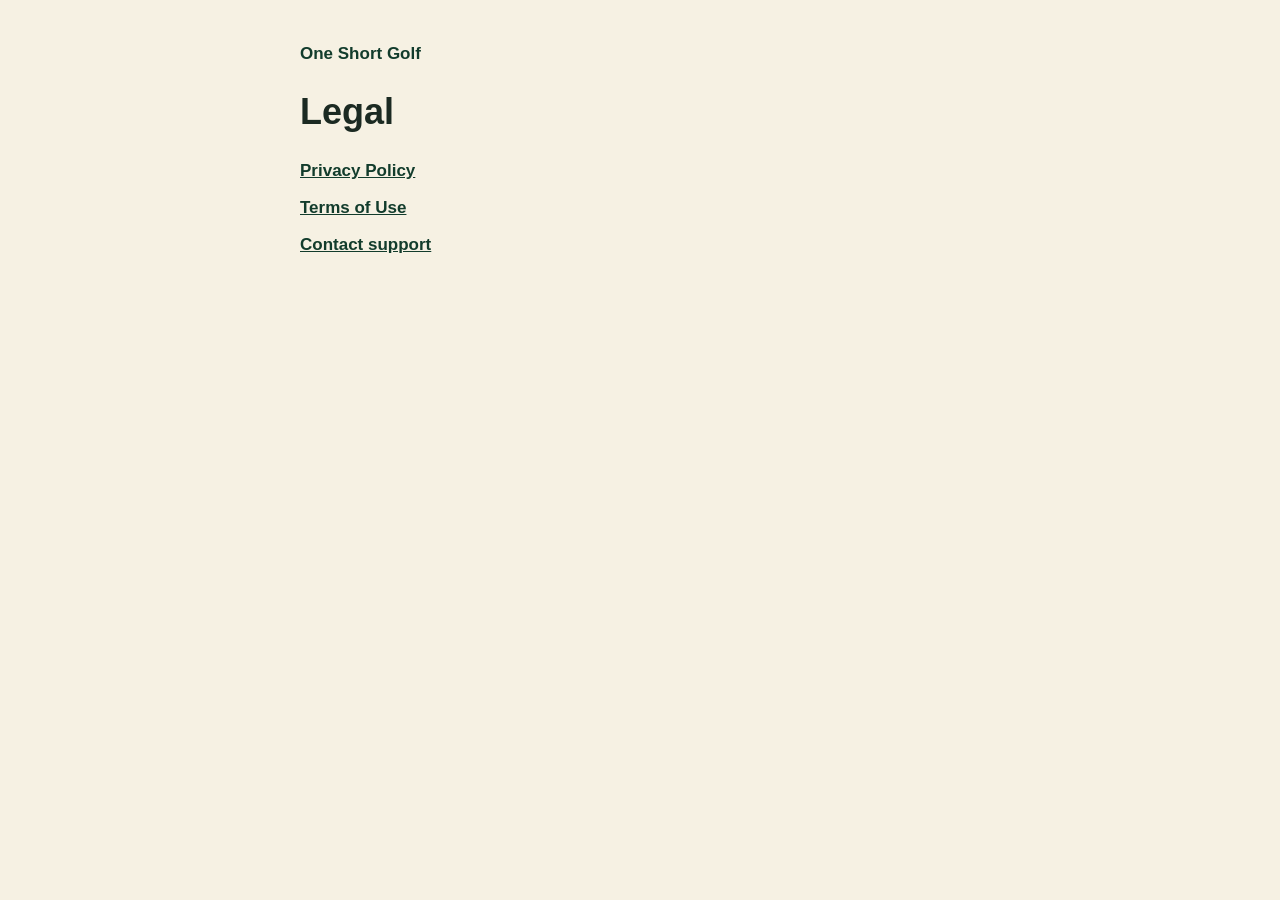
<file: index.html>
<!doctype html>
<html lang="en">
<head>
<meta charset="utf-8">
<meta name="viewport" content="width=device-width, initial-scale=1">
<title>One Short Golf Legal</title>
<link rel="stylesheet" href="styles.css">
</head>
<body>
<main>
<p class="brand">One Short Golf</p>
<h1>Legal</h1>
<div class="links">
<a href="privacy.html">Privacy Policy</a>
<a href="terms.html">Terms of Use</a>
<a href="mailto:oneshortgolf.contact@gmail.com">Contact support</a>
</div>
</main>
</body>
</html>
</file>
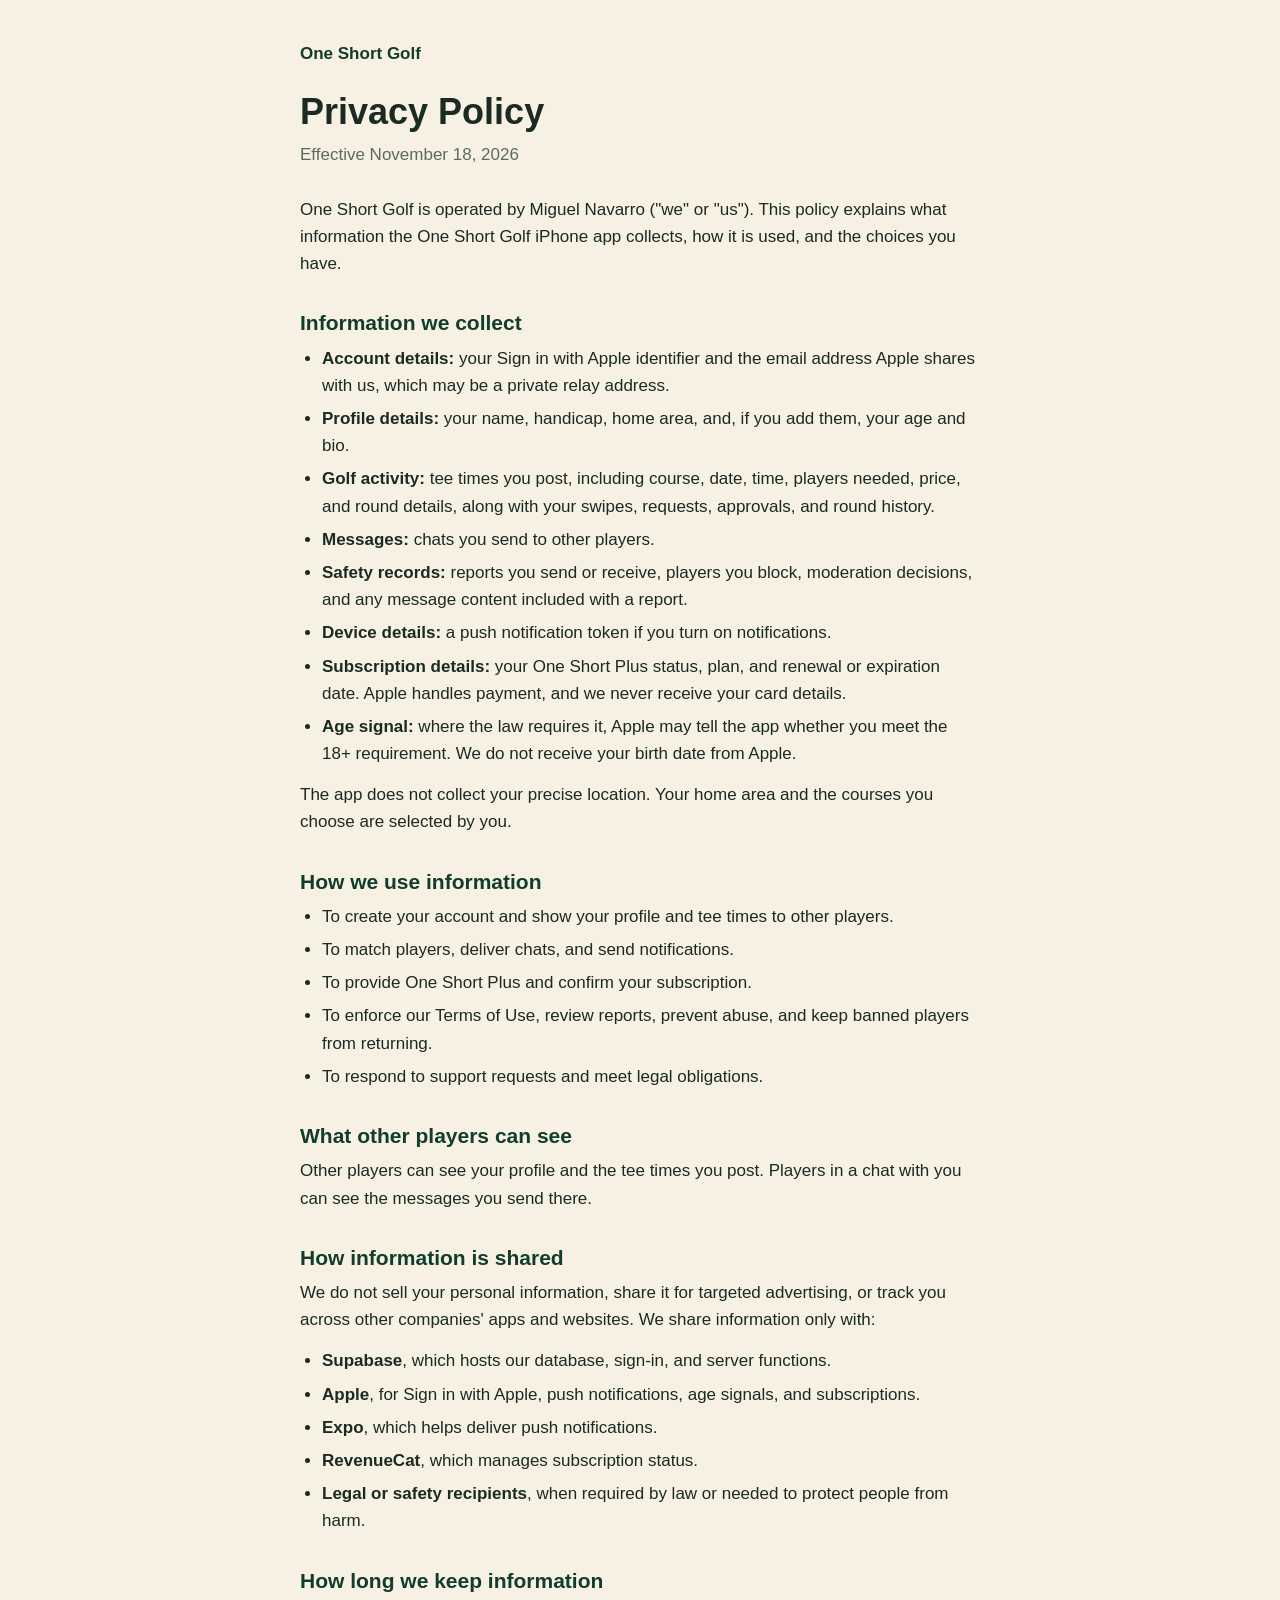
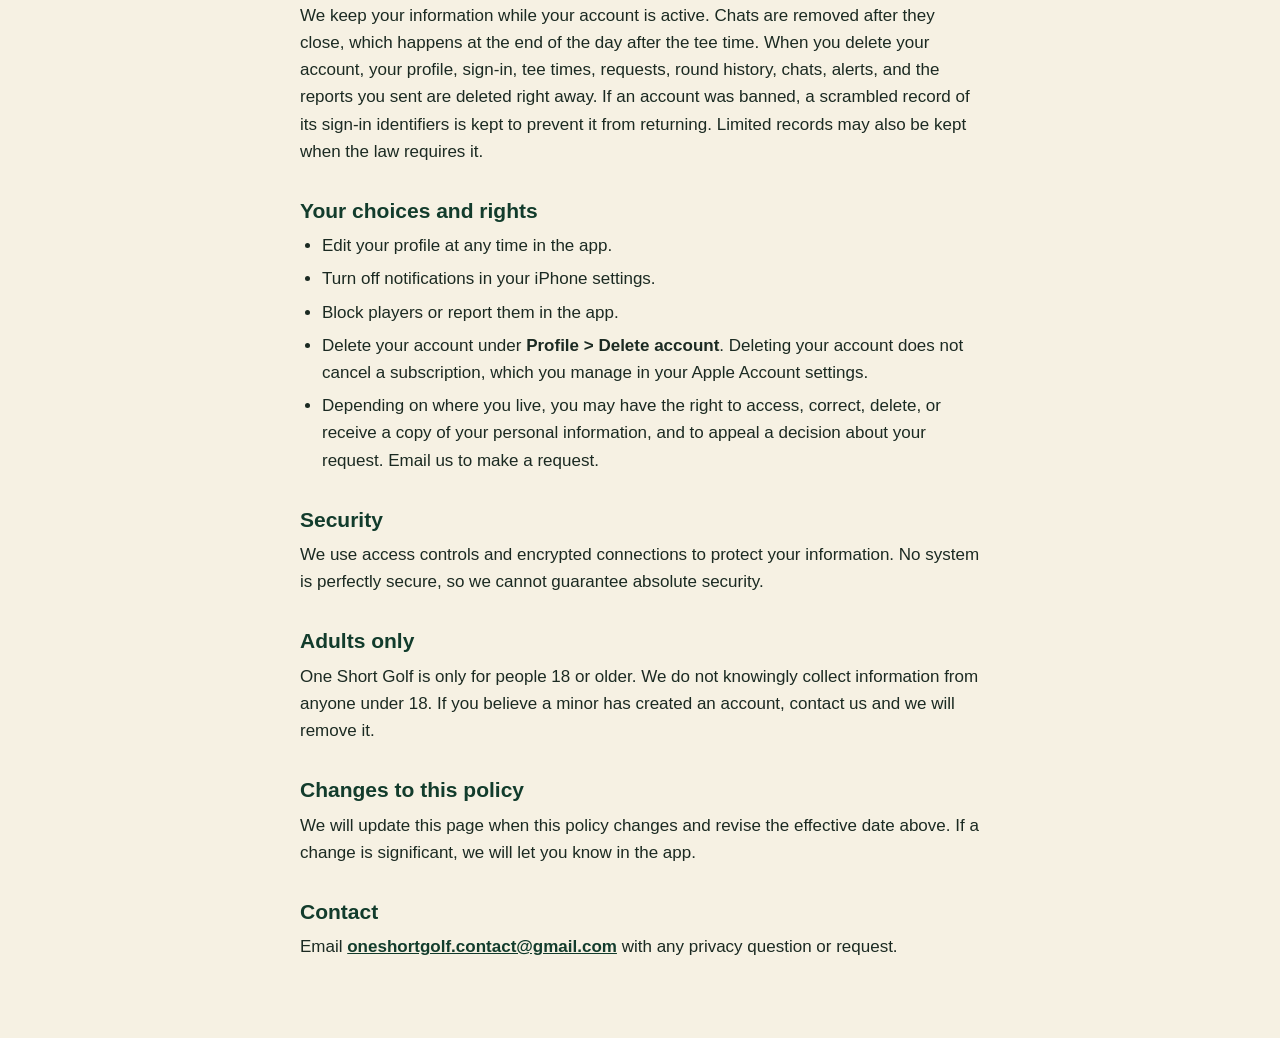
<file: privacy.html>
<!doctype html>
<html lang="en">
<head>
<meta charset="utf-8">
<meta name="viewport" content="width=device-width, initial-scale=1">
<title>Privacy Policy | One Short Golf</title>
<link rel="stylesheet" href="styles.css">
</head>
<body>
<main>
<p class="brand">One Short Golf</p>
<h1>Privacy Policy</h1>
<p class="date">Effective November 18, 2026</p>

<p>One Short Golf is operated by Miguel Navarro ("we" or "us"). This policy explains what information the One Short Golf iPhone app collects, how it is used, and the choices you have.</p>

<h2>Information we collect</h2>
<ul>
<li><strong>Account details:</strong> your Sign in with Apple identifier and the email address Apple shares with us, which may be a private relay address.</li>
<li><strong>Profile details:</strong> your name, handicap, home area, and, if you add them, your age and bio.</li>
<li><strong>Golf activity:</strong> tee times you post, including course, date, time, players needed, price, and round details, along with your swipes, requests, approvals, and round history.</li>
<li><strong>Messages:</strong> chats you send to other players.</li>
<li><strong>Safety records:</strong> reports you send or receive, players you block, moderation decisions, and any message content included with a report.</li>
<li><strong>Device details:</strong> a push notification token if you turn on notifications.</li>
<li><strong>Subscription details:</strong> your One Short Plus status, plan, and renewal or expiration date. Apple handles payment, and we never receive your card details.</li>
<li><strong>Age signal:</strong> where the law requires it, Apple may tell the app whether you meet the 18+ requirement. We do not receive your birth date from Apple.</li>
</ul>
<p>The app does not collect your precise location. Your home area and the courses you choose are selected by you.</p>

<h2>How we use information</h2>
<ul>
<li>To create your account and show your profile and tee times to other players.</li>
<li>To match players, deliver chats, and send notifications.</li>
<li>To provide One Short Plus and confirm your subscription.</li>
<li>To enforce our Terms of Use, review reports, prevent abuse, and keep banned players from returning.</li>
<li>To respond to support requests and meet legal obligations.</li>
</ul>

<h2>What other players can see</h2>
<p>Other players can see your profile and the tee times you post. Players in a chat with you can see the messages you send there.</p>

<h2>How information is shared</h2>
<p>We do not sell your personal information, share it for targeted advertising, or track you across other companies' apps and websites. We share information only with:</p>
<ul>
<li><strong>Supabase</strong>, which hosts our database, sign-in, and server functions.</li>
<li><strong>Apple</strong>, for Sign in with Apple, push notifications, age signals, and subscriptions.</li>
<li><strong>Expo</strong>, which helps deliver push notifications.</li>
<li><strong>RevenueCat</strong>, which manages subscription status.</li>
<li><strong>Legal or safety recipients</strong>, when required by law or needed to protect people from harm.</li>
</ul>

<h2>How long we keep information</h2>
<p>We keep your information while your account is active. Chats are removed after they close, which happens at the end of the day after the tee time. When you delete your account, your profile, sign-in, tee times, requests, round history, chats, alerts, and the reports you sent are deleted right away. If an account was banned, a scrambled record of its sign-in identifiers is kept to prevent it from returning. Limited records may also be kept when the law requires it.</p>

<h2>Your choices and rights</h2>
<ul>
<li>Edit your profile at any time in the app.</li>
<li>Turn off notifications in your iPhone settings.</li>
<li>Block players or report them in the app.</li>
<li>Delete your account under <strong>Profile &gt; Delete account</strong>. Deleting your account does not cancel a subscription, which you manage in your Apple Account settings.</li>
<li>Depending on where you live, you may have the right to access, correct, delete, or receive a copy of your personal information, and to appeal a decision about your request. Email us to make a request.</li>
</ul>

<h2>Security</h2>
<p>We use access controls and encrypted connections to protect your information. No system is perfectly secure, so we cannot guarantee absolute security.</p>

<h2>Adults only</h2>
<p>One Short Golf is only for people 18 or older. We do not knowingly collect information from anyone under 18. If you believe a minor has created an account, contact us and we will remove it.</p>

<h2>Changes to this policy</h2>
<p>We will update this page when this policy changes and revise the effective date above. If a change is significant, we will let you know in the app.</p>

<h2>Contact</h2>
<p>Email <a href="mailto:oneshortgolf.contact@gmail.com">oneshortgolf.contact@gmail.com</a> with any privacy question or request.</p>
</main>
</body>
</html>
</file>
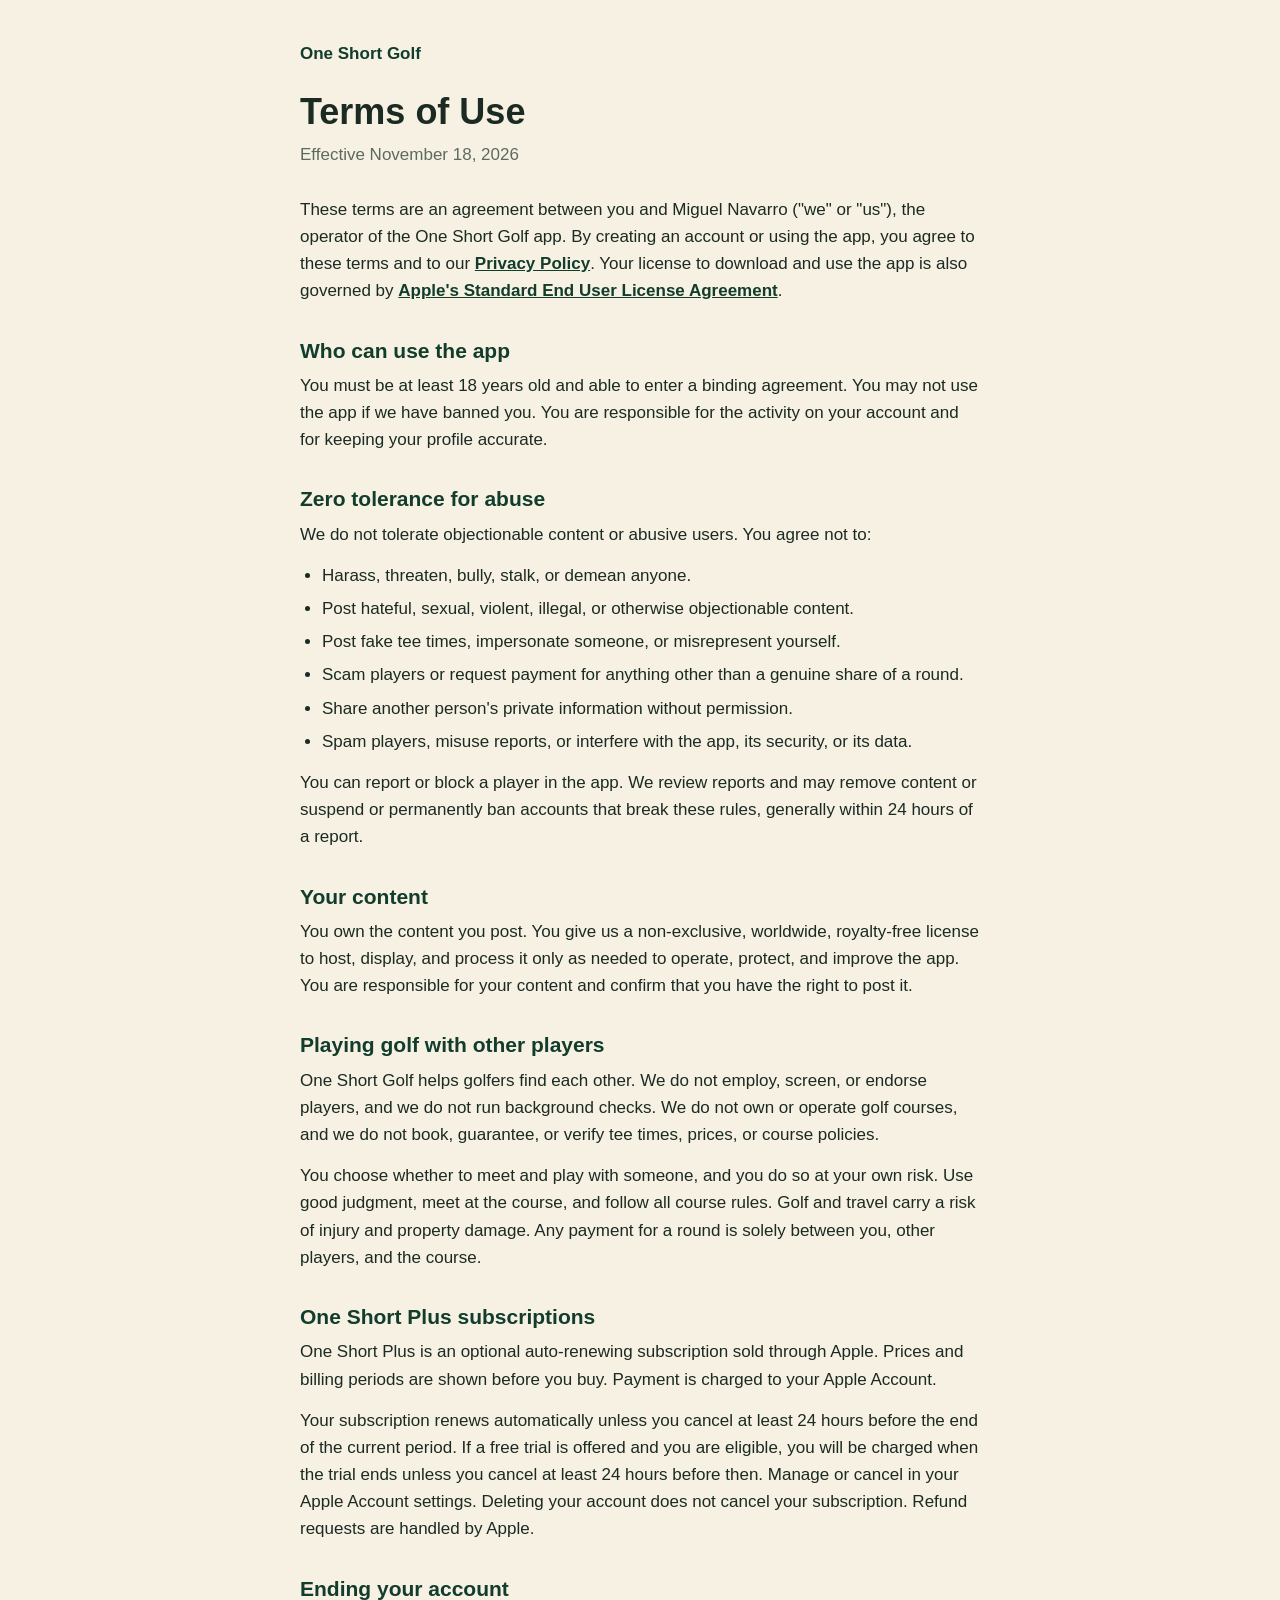
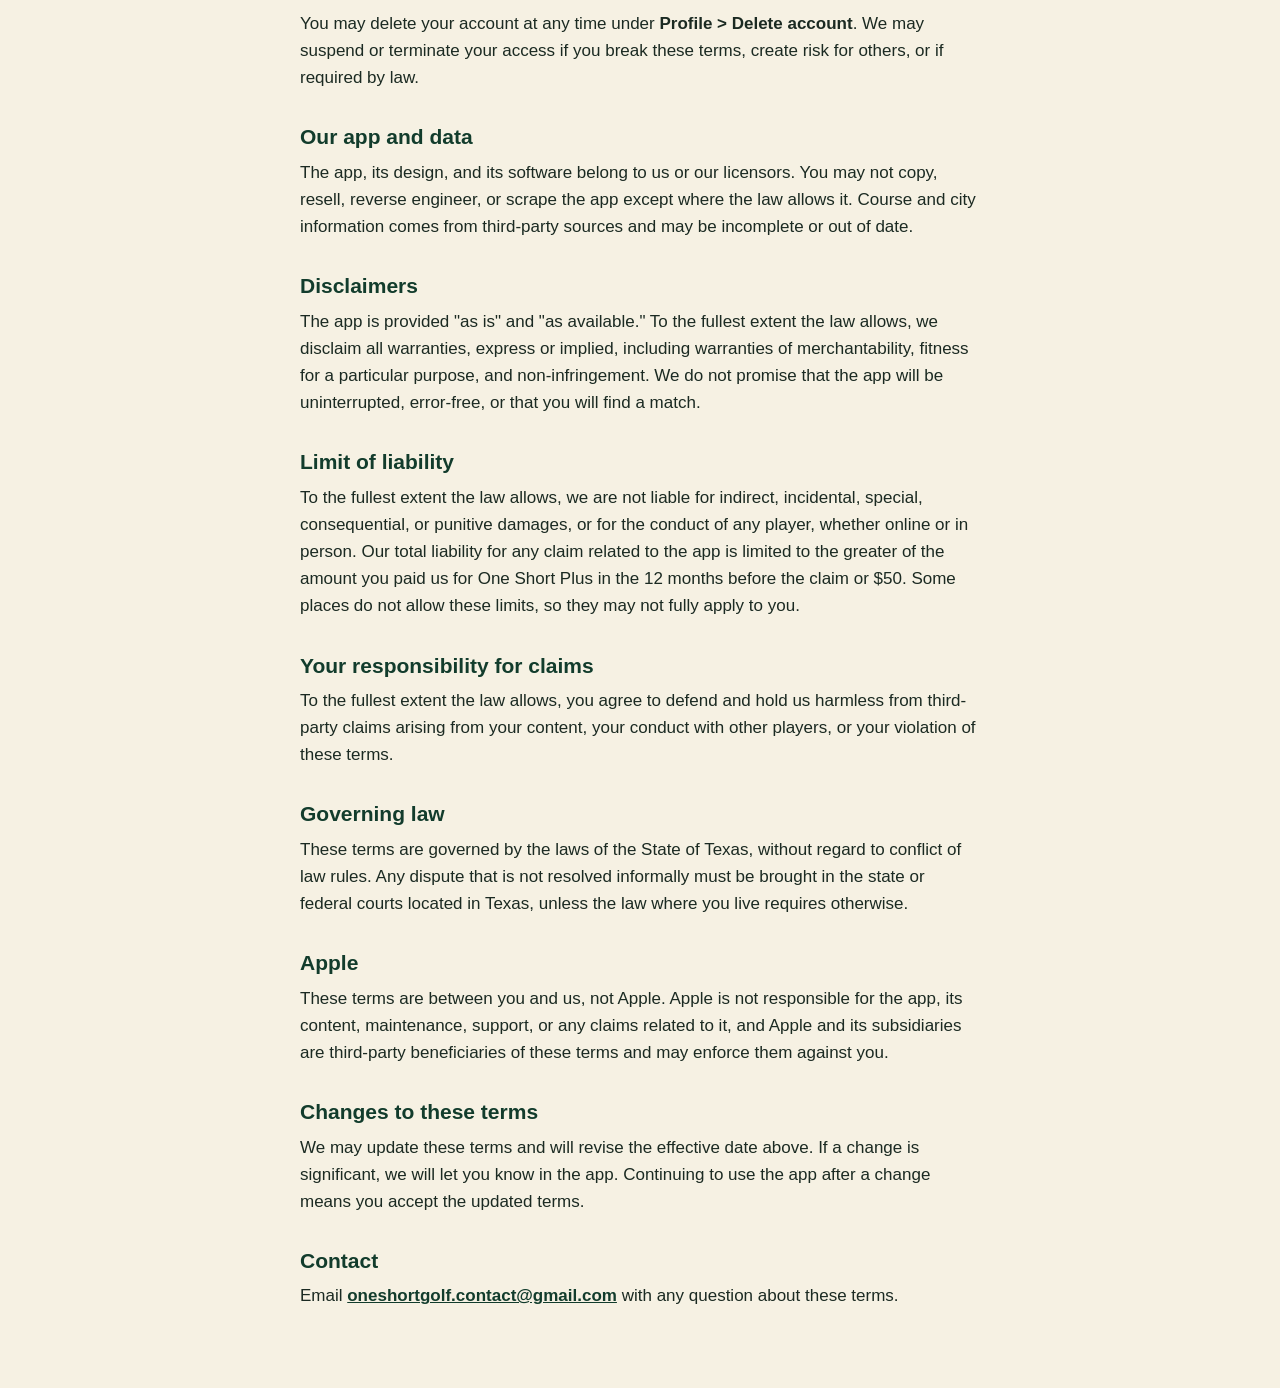
<file: terms.html>
<!doctype html>
<html lang="en">
<head>
<meta charset="utf-8">
<meta name="viewport" content="width=device-width, initial-scale=1">
<title>Terms of Use | One Short Golf</title>
<link rel="stylesheet" href="styles.css">
</head>
<body>
<main>
<p class="brand">One Short Golf</p>
<h1>Terms of Use</h1>
<p class="date">Effective November 18, 2026</p>

<p>These terms are an agreement between you and Miguel Navarro ("we" or "us"), the operator of the One Short Golf app. By creating an account or using the app, you agree to these terms and to our <a href="privacy.html">Privacy Policy</a>. Your license to download and use the app is also governed by <a href="https://www.apple.com/legal/internet-services/itunes/dev/stdeula/">Apple's Standard End User License Agreement</a>.</p>

<h2>Who can use the app</h2>
<p>You must be at least 18 years old and able to enter a binding agreement. You may not use the app if we have banned you. You are responsible for the activity on your account and for keeping your profile accurate.</p>

<h2>Zero tolerance for abuse</h2>
<p>We do not tolerate objectionable content or abusive users. You agree not to:</p>
<ul>
<li>Harass, threaten, bully, stalk, or demean anyone.</li>
<li>Post hateful, sexual, violent, illegal, or otherwise objectionable content.</li>
<li>Post fake tee times, impersonate someone, or misrepresent yourself.</li>
<li>Scam players or request payment for anything other than a genuine share of a round.</li>
<li>Share another person's private information without permission.</li>
<li>Spam players, misuse reports, or interfere with the app, its security, or its data.</li>
</ul>
<p>You can report or block a player in the app. We review reports and may remove content or suspend or permanently ban accounts that break these rules, generally within 24 hours of a report.</p>

<h2>Your content</h2>
<p>You own the content you post. You give us a non-exclusive, worldwide, royalty-free license to host, display, and process it only as needed to operate, protect, and improve the app. You are responsible for your content and confirm that you have the right to post it.</p>

<h2>Playing golf with other players</h2>
<p>One Short Golf helps golfers find each other. We do not employ, screen, or endorse players, and we do not run background checks. We do not own or operate golf courses, and we do not book, guarantee, or verify tee times, prices, or course policies.</p>
<p>You choose whether to meet and play with someone, and you do so at your own risk. Use good judgment, meet at the course, and follow all course rules. Golf and travel carry a risk of injury and property damage. Any payment for a round is solely between you, other players, and the course.</p>

<h2>One Short Plus subscriptions</h2>
<p>One Short Plus is an optional auto-renewing subscription sold through Apple. Prices and billing periods are shown before you buy. Payment is charged to your Apple Account.</p>
<p>Your subscription renews automatically unless you cancel at least 24 hours before the end of the current period. If a free trial is offered and you are eligible, you will be charged when the trial ends unless you cancel at least 24 hours before then. Manage or cancel in your Apple Account settings. Deleting your account does not cancel your subscription. Refund requests are handled by Apple.</p>

<h2>Ending your account</h2>
<p>You may delete your account at any time under <strong>Profile &gt; Delete account</strong>. We may suspend or terminate your access if you break these terms, create risk for others, or if required by law.</p>

<h2>Our app and data</h2>
<p>The app, its design, and its software belong to us or our licensors. You may not copy, resell, reverse engineer, or scrape the app except where the law allows it. Course and city information comes from third-party sources and may be incomplete or out of date.</p>

<h2>Disclaimers</h2>
<p>The app is provided "as is" and "as available." To the fullest extent the law allows, we disclaim all warranties, express or implied, including warranties of merchantability, fitness for a particular purpose, and non-infringement. We do not promise that the app will be uninterrupted, error-free, or that you will find a match.</p>

<h2>Limit of liability</h2>
<p>To the fullest extent the law allows, we are not liable for indirect, incidental, special, consequential, or punitive damages, or for the conduct of any player, whether online or in person. Our total liability for any claim related to the app is limited to the greater of the amount you paid us for One Short Plus in the 12 months before the claim or $50. Some places do not allow these limits, so they may not fully apply to you.</p>

<h2>Your responsibility for claims</h2>
<p>To the fullest extent the law allows, you agree to defend and hold us harmless from third-party claims arising from your content, your conduct with other players, or your violation of these terms.</p>

<h2>Governing law</h2>
<p>These terms are governed by the laws of the State of Texas, without regard to conflict of law rules. Any dispute that is not resolved informally must be brought in the state or federal courts located in Texas, unless the law where you live requires otherwise.</p>

<h2>Apple</h2>
<p>These terms are between you and us, not Apple. Apple is not responsible for the app, its content, maintenance, support, or any claims related to it, and Apple and its subsidiaries are third-party beneficiaries of these terms and may enforce them against you.</p>

<h2>Changes to these terms</h2>
<p>We may update these terms and will revise the effective date above. If a change is significant, we will let you know in the app. Continuing to use the app after a change means you accept the updated terms.</p>

<h2>Contact</h2>
<p>Email <a href="mailto:oneshortgolf.contact@gmail.com">oneshortgolf.contact@gmail.com</a> with any question about these terms.</p>
</main>
</body>
</html>
</file>
<file: styles.css>
:root {
  color-scheme: light;
  --fairway: #123c2c;
  --paper: #f6f1e3;
  --ink: #1b2a22;
  --muted: #5d6a60;
}

* { box-sizing: border-box; }

body {
  background: var(--paper);
  color: var(--ink);
  font: 17px/1.6 -apple-system, BlinkMacSystemFont, "Segoe UI", Roboto, Helvetica, Arial, sans-serif;
  margin: 0;
  overflow-wrap: anywhere;
}

main { margin: 0 auto; max-width: 720px; padding: 40px 20px 64px; }
.brand { color: var(--fairway); font-weight: 800; margin: 0 0 24px; }
h1 { font-size: 36px; line-height: 1.15; margin: 0; }
.date { color: var(--muted); margin: 8px 0 28px; }
h2 { color: var(--fairway); font-size: 21px; line-height: 1.3; margin: 32px 0 8px; }
p, ul { margin: 0 0 14px; }
ul { padding-left: 22px; }
li { margin-bottom: 6px; }
a { color: var(--fairway); font-weight: 600; }
.links { display: grid; gap: 10px; margin-top: 24px; }
</file>
